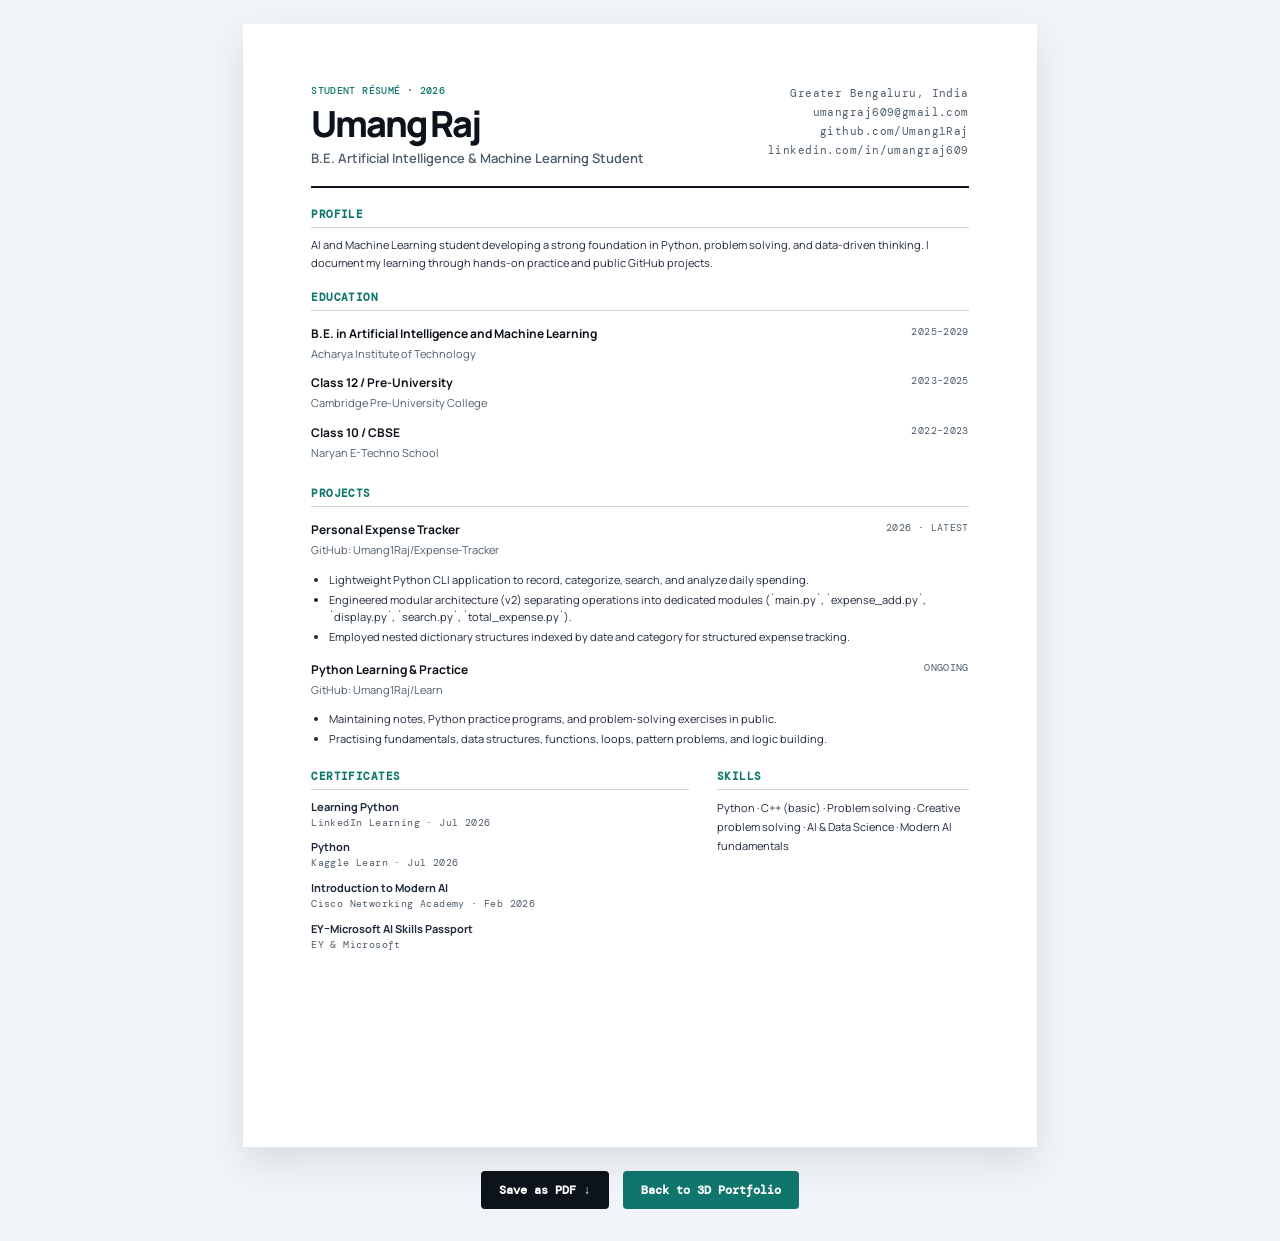
<file: cv.html>
<!doctype html>
<html lang="en">
  <head>
    <meta charset="UTF-8" />
    <meta name="viewport" content="width=device-width, initial-scale=1.0" />
    <title>Umang Raj — Résumé</title>
    <link rel="preconnect" href="https://fonts.googleapis.com" />
    <link rel="preconnect" href="https://fonts.gstatic.com" crossorigin />
    <link href="https://fonts.googleapis.com/css2?family=DM+Mono:wght@400;500&family=Manrope:wght@400;500;600;700;800&display=swap" rel="stylesheet" />
    <link rel="stylesheet" href="cv.css" />
  </head>
  <body>
    <main class="resume">
      <header>
        <div>
          <p class="kicker">Student résumé · 2026</p>
          <h1>Umang Raj</h1>
          <p class="role">B.E. Artificial Intelligence &amp; Machine Learning Student</p>
        </div>
        <address>
          Greater Bengaluru, India<br />
          <a href="mailto:umangraj609@gmail.com">umangraj609@gmail.com</a><br />
          <a href="https://github.com/Umang1Raj" target="_blank" rel="noreferrer">github.com/Umang1Raj</a><br />
          <a href="https://www.linkedin.com/in/umangraj609" target="_blank" rel="noreferrer">linkedin.com/in/umangraj609</a>
        </address>
      </header>

      <section>
        <h2>Profile</h2>
        <p>AI and Machine Learning student developing a strong foundation in Python, problem solving, and data-driven thinking. I document my learning through hands-on practice and public GitHub projects.</p>
      </section>

      <section>
        <h2>Education</h2>
        <article>
          <div>
            <h3>B.E. in Artificial Intelligence and Machine Learning</h3>
            <p>Acharya Institute of Technology</p>
          </div>
          <time>2025–2029</time>
        </article>
        <article>
          <div>
            <h3>Class 12 / Pre-University</h3>
            <p>Cambridge Pre-University College</p>
          </div>
          <time>2023–2025</time>
        </article>
        <article>
          <div>
            <h3>Class 10 / CBSE</h3>
            <p>Naryan E-Techno School</p>
          </div>
          <time>2022–2023</time>
        </article>
      </section>

      <section>
        <h2>Projects</h2>
        <article>
          <div>
            <h3>Personal Expense Tracker</h3>
            <p>GitHub: <a href="https://github.com/Umang1Raj/Expense-Tracker" target="_blank" rel="noreferrer">Umang1Raj/Expense-Tracker</a></p>
          </div>
          <time>2026 · Latest</time>
        </article>
        <ul>
          <li>Lightweight Python CLI application to record, categorize, search, and analyze daily spending.</li>
          <li>Engineered modular architecture (v2) separating operations into dedicated modules (`main.py`, `expense_add.py`, `display.py`, `search.py`, `total_expense.py`).</li>
          <li>Employed nested dictionary structures indexed by date and category for structured expense tracking.</li>
        </ul>

        <article style="margin-top: 10px;">
          <div>
            <h3>Python Learning &amp; Practice</h3>
            <p>GitHub: <a href="https://github.com/Umang1Raj/Learn" target="_blank" rel="noreferrer">Umang1Raj/Learn</a></p>
          </div>
          <time>Ongoing</time>
        </article>
        <ul>
          <li>Maintaining notes, Python practice programs, and problem-solving exercises in public.</li>
          <li>Practising fundamentals, data structures, functions, loops, pattern problems, and logic building.</li>
        </ul>
      </section>

      <div class="columns">
        <section>
          <h2>Certificates</h2>
          <ul class="compact">
            <li>
              <strong>Learning Python</strong>
              <span>LinkedIn Learning · Jul 2026</span>
            </li>
            <li>
              <strong>Python</strong>
              <span>Kaggle Learn · Jul 2026</span>
            </li>
            <li>
              <strong>Introduction to Modern AI</strong>
              <span>Cisco Networking Academy · Feb 2026</span>
            </li>
            <li>
              <strong>EY–Microsoft AI Skills Passport</strong>
              <span>EY &amp; Microsoft</span>
            </li>
          </ul>
        </section>
        <section>
          <h2>Skills</h2>
          <p class="skills-text">Python · C++ (basic) · Problem solving · Creative problem solving · AI &amp; Data Science · Modern AI fundamentals</p>
        </section>
      </div>
    </main>

    <div class="print-bar">
      <button type="button" onclick="window.print()">Save as PDF ↓</button>
      <a href="index.html">Back to 3D Portfolio</a>
    </div>
  </body>
</html>
</file>
<file: cv.css>
@page { size: A4; margin: 12mm; }
:root {
  --ink: #0d131a;
  --muted: #4e5d6c;
  --accent: #0f766e;
  --rule: #cbd5e1;
  --bg-page: #f1f5f9;
}

* { box-sizing: border-box; }
body {
  margin: 0;
  background: var(--bg-page);
  color: var(--ink);
  font-family: 'Manrope', -apple-system, BlinkMacSystemFont, sans-serif;
  line-height: 1.5;
}

.resume {
  background: #ffffff;
  width: 210mm;
  min-height: 297mm;
  margin: 24px auto;
  padding: 16mm 18mm;
  box-shadow: 0 15px 35px rgba(0, 0, 0, 0.1);
  position: relative;
}

header {
  display: flex;
  justify-content: space-between;
  gap: 20px;
  padding-bottom: 18px;
  border-bottom: 2.5px solid var(--ink);
}

.kicker, h2, time, address, .compact span {
  font-family: 'DM Mono', monospace;
  font-size: 9.5px;
  letter-spacing: 0.04em;
  text-transform: uppercase;
}

.kicker {
  color: var(--accent);
  margin-bottom: 6px;
  font-weight: 500;
}

h1 {
  font-size: 36px;
  letter-spacing: -0.06em;
  line-height: 1;
  margin: 0;
  font-weight: 800;
}

.role {
  color: var(--muted);
  font-size: 13px;
  margin-top: 6px;
  font-weight: 600;
}

address {
  color: var(--muted);
  font-style: normal;
  text-align: right;
  text-transform: none;
  line-height: 1.7;
  font-size: 11px;
}

a {
  color: inherit;
  text-decoration: none;
}

a:hover {
  text-decoration: underline;
}

section {
  margin-top: 18px;
}

h2 {
  margin: 0 0 8px;
  color: var(--accent);
  border-bottom: 1px solid var(--rule);
  padding-bottom: 4px;
  font-size: 11px;
  font-weight: 700;
}

p {
  font-size: 11px;
  line-height: 1.6;
  margin: 0;
  color: #1e293b;
}

article {
  display: flex;
  justify-content: space-between;
  gap: 16px;
  padding: 6px 0;
}

article h3 {
  font-size: 12px;
  margin: 0 0 2px;
  font-weight: 700;
}

article p {
  font-size: 11px;
  color: var(--muted);
}

time {
  color: var(--muted);
  text-align: right;
  white-space: nowrap;
}

ul {
  margin: 6px 0 0;
  padding-left: 18px;
}

li {
  font-size: 11px;
  line-height: 1.55;
  margin-bottom: 3px;
  color: #1e293b;
}

.columns {
  display: grid;
  grid-template-columns: 1.2fr 0.8fr;
  gap: 28px;
}

.columns section {
  margin-top: 18px;
}

.compact {
  list-style: none;
  padding: 0;
}

.compact li {
  margin-bottom: 8px;
}

.compact strong {
  display: block;
  font-size: 11px;
}

.compact span {
  display: block;
  color: var(--muted);
  text-transform: none;
  font-size: 10px;
}

.skills-text {
  font-size: 11px;
  line-height: 1.75;
  color: #1e293b;
}

.print-bar {
  display: flex;
  justify-content: center;
  gap: 14px;
  padding: 0 0 32px;
}

.print-bar button, .print-bar a {
  border: 0;
  background: var(--ink);
  color: #fff;
  padding: 10px 18px;
  font-family: 'DM Mono', monospace;
  font-size: 12px;
  font-weight: 600;
  cursor: pointer;
  border-radius: 4px;
  transition: opacity 0.2s;
}

.print-bar a {
  background: var(--accent);
}

.print-bar button:hover, .print-bar a:hover {
  opacity: 0.9;
  text-decoration: none;
}

@media print {
  body { background: #fff; }
  .resume {
    width: auto;
    min-height: 0;
    margin: 0;
    padding: 0;
    box-shadow: none;
  }
  .print-bar { display: none; }
}

@media (max-width: 760px) {
  .resume {
    width: 100%;
    min-height: auto;
    margin: 0;
    padding: 24px 18px;
  }
  header {
    flex-direction: column;
  }
  address {
    text-align: left;
    margin-top: 12px;
  }
  .columns {
    grid-template-columns: 1fr;
    gap: 0;
  }
}
</file>
